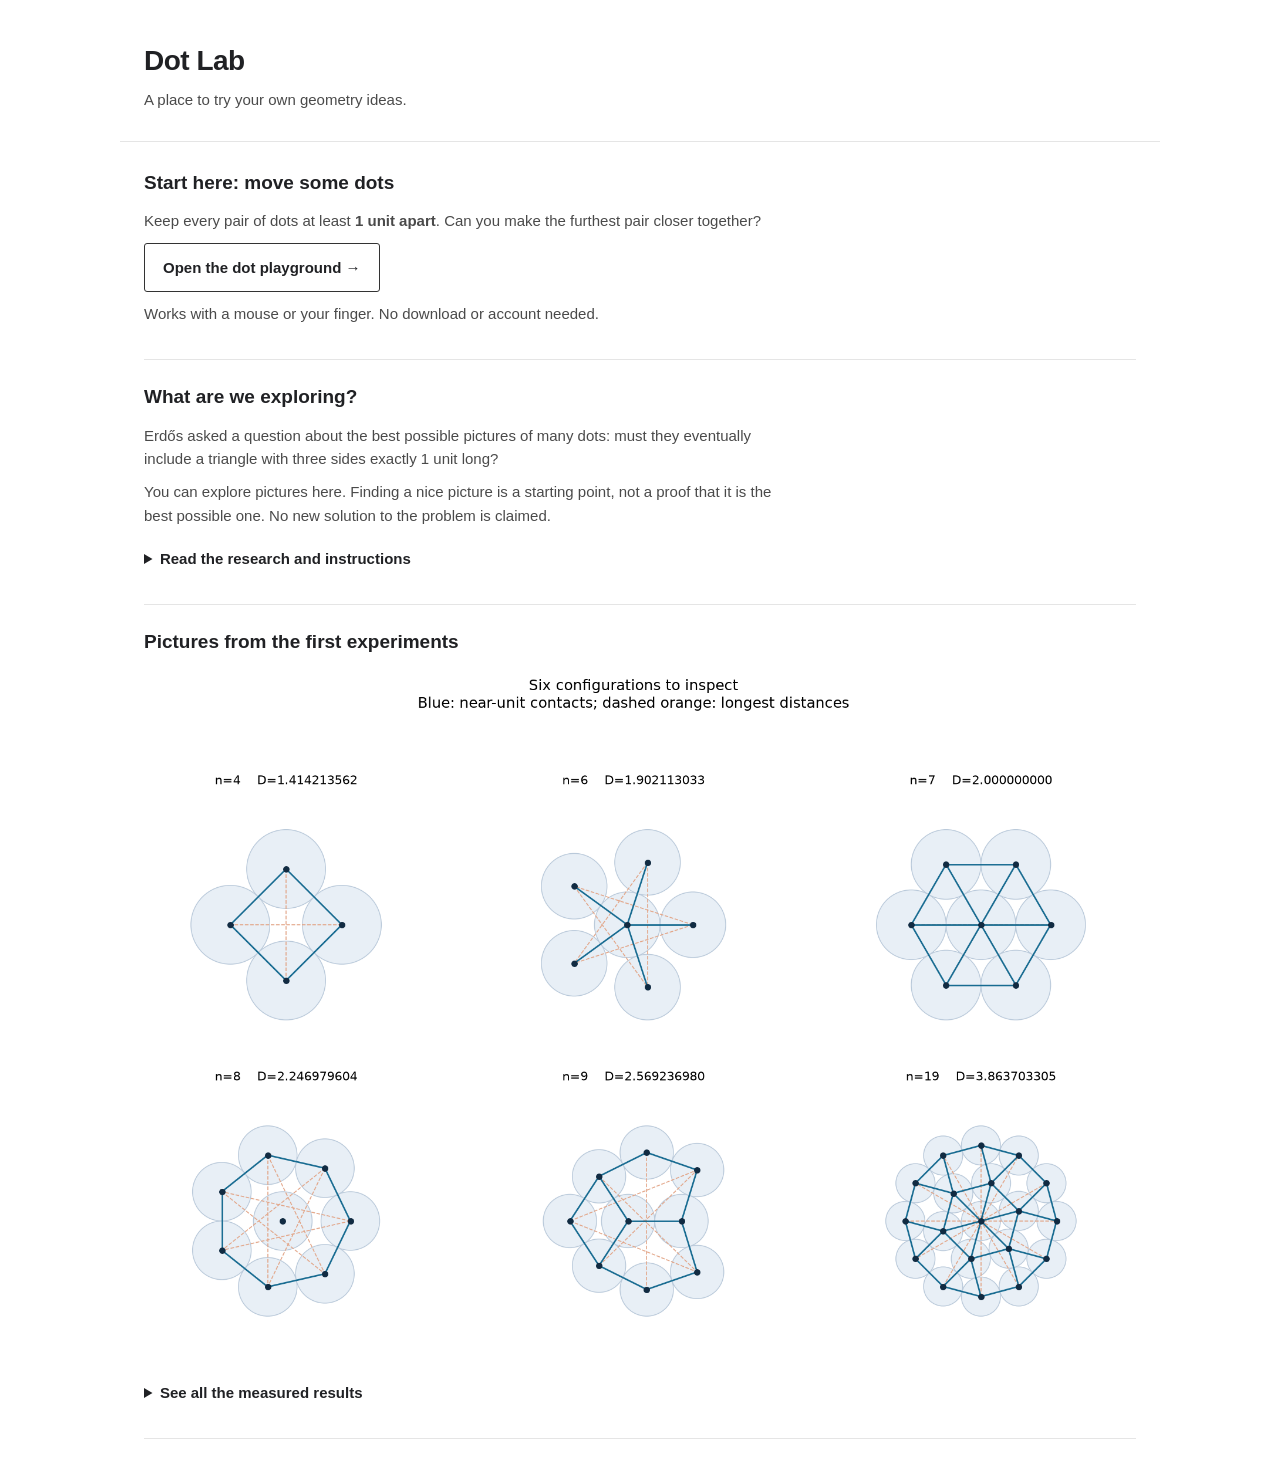
<file: desktop/index.html>
<!doctype html><html lang="en"><meta charset="utf-8"><meta name="viewport" content="width=device-width,initial-scale=1"><title>Erdős 99 · Dot Lab</title><link rel="stylesheet" href="playground.css?v=clean-20261124"><header><h1>Dot Lab</h1><p>A place to try your own geometry ideas.</p></header><main><section><h2>Start here: move some dots</h2><p>Keep every pair of dots at least <strong>1 unit apart</strong>. Can you make the furthest pair closer together?</p><p><a class="primary-link" href="playground.html">Open the dot playground →</a></p><p>Works with a mouse or your finger. No download or account needed.</p></section><section><h2>What are we exploring?</h2><p>Erdős asked a question about the best possible pictures of many dots: must they eventually include a triangle with three sides exactly 1 unit long?</p><p>You can explore pictures here. Finding a nice picture is a starting point, not a proof that it is the best possible one. No new solution to the problem is claimed.</p><details><summary>Read the research and instructions</summary><p><a href="report.html">Full research report</a> · <a href="log.html">What we tried</a> · <a href="instructions.html">Python instructions (computer only)</a></p><p>The Python search runs on your computer. This website lets you explore and save your own pictures.</p></details></section><section><h2>Pictures from the first experiments</h2><img style="width:100%;height:auto" src="../results/initial/figures/highlights.png" alt="Six dot arrangements showing blue connections of length about one"><details><summary>See all the measured results</summary><p>These are the best pictures found in this experiment, not necessarily the best possible pictures.</p><table><tr><th>Dots</th><th>Furthest pair</th><th>Triangles with sides about 1</th></tr><tr><td>4</td><td>1.414214</td><td>0</td></tr><tr><td>5</td><td>1.618034</td><td>0</td></tr><tr><td>6</td><td>1.902113</td><td>0</td></tr><tr><td>7</td><td>2.000000</td><td>6</td></tr><tr><td>8</td><td>2.246980</td><td>0</td></tr><tr><td>9</td><td>2.569237</td><td>0</td></tr><tr><td>10</td><td>2.777311</td><td>2</td></tr><tr><td>11</td><td>2.867455</td><td>1</td></tr><tr><td>12</td><td>2.909313</td><td>7</td></tr><tr><td>13</td><td>3.151196</td><td>2</td></tr><tr><td>14</td><td>3.315828</td><td>1</td></tr><tr><td>15</td><td>3.469645</td><td>2</td></tr><tr><td>16</td><td>3.590157</td><td>1</td></tr><tr><td>17</td><td>3.753734</td><td>5</td></tr><tr><td>18</td><td>3.838974</td><td>6</td></tr><tr><td>19</td><td>3.863703</td><td>12</td></tr><tr><td>20</td><td>4.090785</td><td>2</td></tr><tr><td>21</td><td>4.216038</td><td>1</td></tr><tr><td>22</td><td>4.365236</td><td>0</td></tr><tr><td>23</td><td>4.477865</td><td>2</td></tr><tr><td>24</td><td>4.578233</td><td>6</td></tr><tr><td>25</td><td>4.708092</td><td>0</td></tr><tr><td>26</td><td>4.778232</td><td>6</td></tr><tr><td>27</td><td>4.804512</td><td>13</td></tr><tr><td>28</td><td>5.002217</td><td>4</td></tr><tr><td>29</td><td>5.093153</td><td>0</td></tr><tr><td>30</td><td>5.189798</td><td>2</td></tr></table></details></section></main></html>
</file>
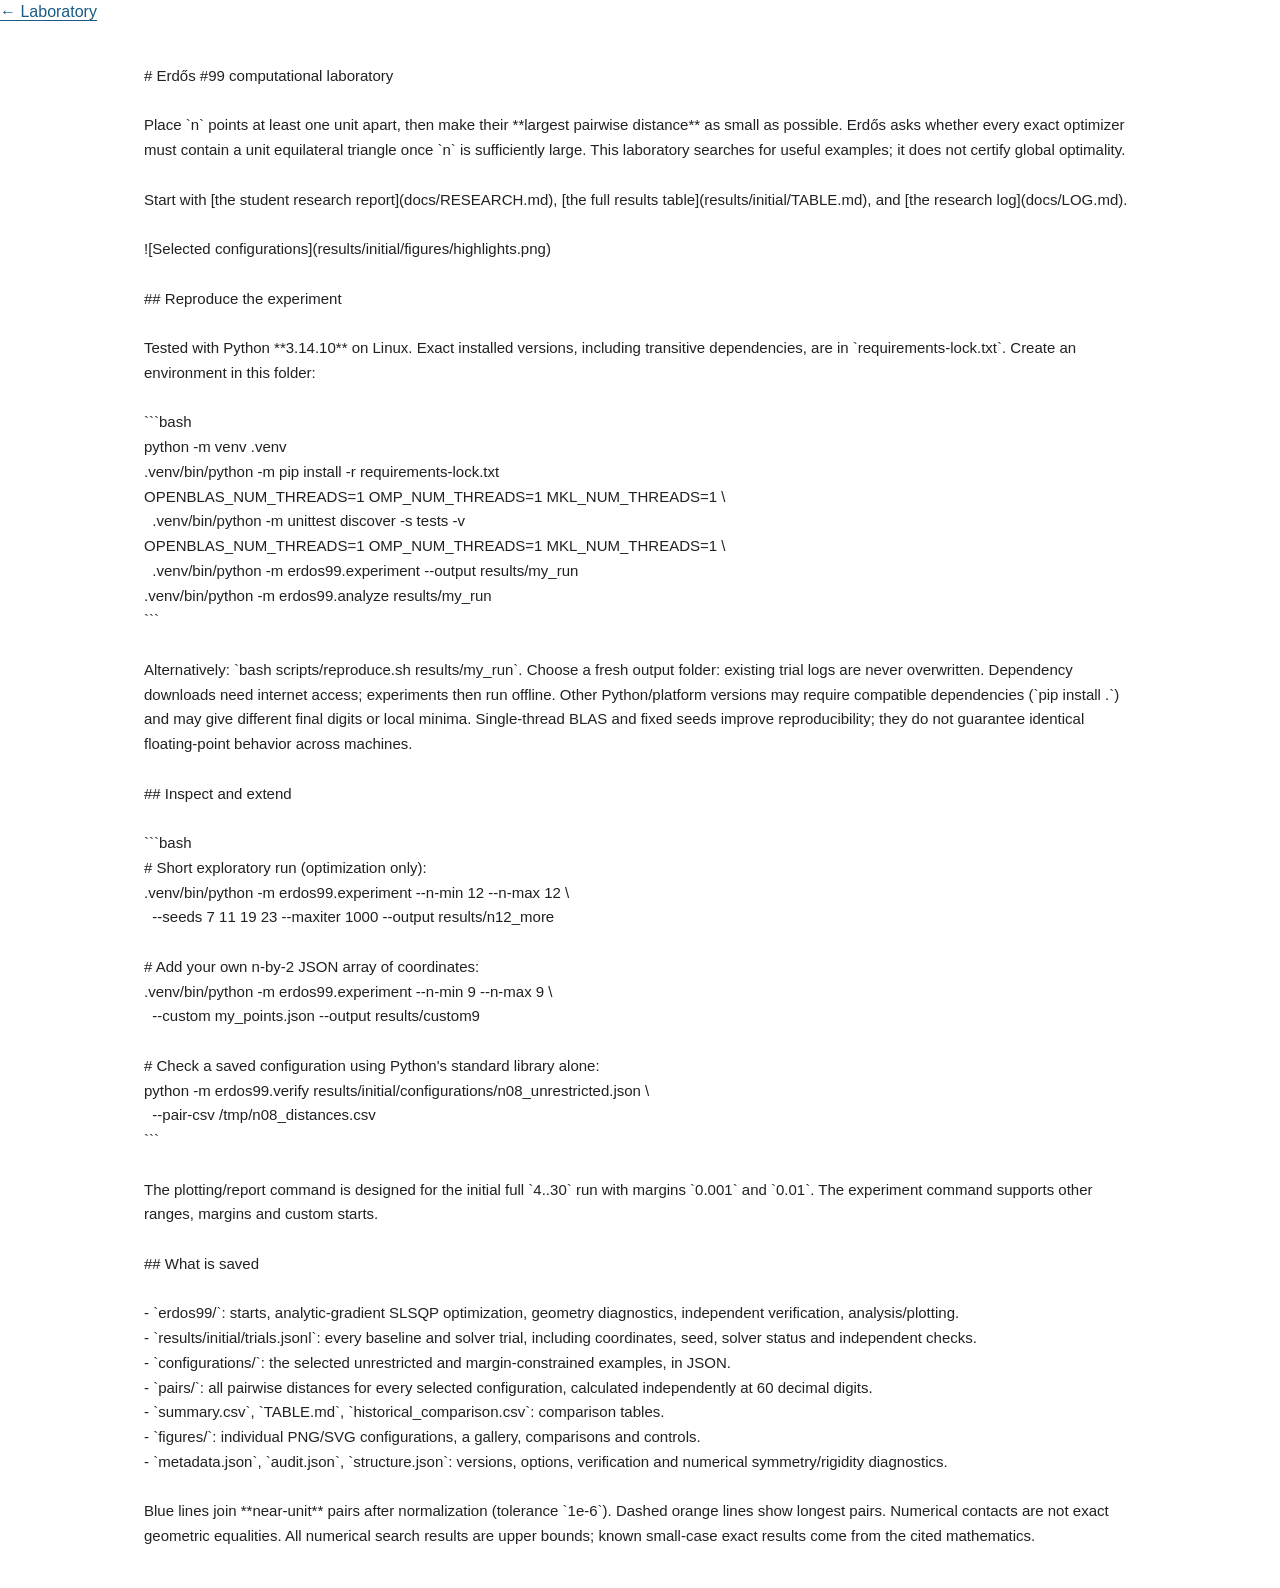
<file: desktop/instructions.html>
<!doctype html><meta charset="utf-8"><title>Erdős Lab</title><meta name="viewport" content="width=device-width,initial-scale=1"><link rel="stylesheet" href="playground.css?v=clean-20261124"><a href="index.html">← Laboratory</a><main><pre># Erdős #99 computational laboratory

Place `n` points at least one unit apart, then make their **largest pairwise distance** as small as possible. Erdős asks whether every exact optimizer must contain a unit equilateral triangle once `n` is sufficiently large. This laboratory searches for useful examples; it does not certify global optimality.

Start with [the student research report](docs/RESEARCH.md), [the full results table](results/initial/TABLE.md), and [the research log](docs/LOG.md).

![Selected configurations](results/initial/figures/highlights.png)

## Reproduce the experiment

Tested with Python **3.14.10** on Linux. Exact installed versions, including transitive dependencies, are in `requirements-lock.txt`. Create an environment in this folder:

```bash
python -m venv .venv
.venv/bin/python -m pip install -r requirements-lock.txt
OPENBLAS_NUM_THREADS=1 OMP_NUM_THREADS=1 MKL_NUM_THREADS=1 \
  .venv/bin/python -m unittest discover -s tests -v
OPENBLAS_NUM_THREADS=1 OMP_NUM_THREADS=1 MKL_NUM_THREADS=1 \
  .venv/bin/python -m erdos99.experiment --output results/my_run
.venv/bin/python -m erdos99.analyze results/my_run
```

Alternatively: `bash scripts/reproduce.sh results/my_run`. Choose a fresh output folder: existing trial logs are never overwritten. Dependency downloads need internet access; experiments then run offline. Other Python/platform versions may require compatible dependencies (`pip install .`) and may give different final digits or local minima. Single-thread BLAS and fixed seeds improve reproducibility; they do not guarantee identical floating-point behavior across machines.

## Inspect and extend

```bash
# Short exploratory run (optimization only):
.venv/bin/python -m erdos99.experiment --n-min 12 --n-max 12 \
  --seeds 7 11 19 23 --maxiter 1000 --output results/n12_more

# Add your own n-by-2 JSON array of coordinates:
.venv/bin/python -m erdos99.experiment --n-min 9 --n-max 9 \
  --custom my_points.json --output results/custom9

# Check a saved configuration using Python&#x27;s standard library alone:
python -m erdos99.verify results/initial/configurations/n08_unrestricted.json \
  --pair-csv /tmp/n08_distances.csv
```

The plotting/report command is designed for the initial full `4..30` run with margins `0.001` and `0.01`. The experiment command supports other ranges, margins and custom starts.

## What is saved

- `erdos99/`: starts, analytic-gradient SLSQP optimization, geometry diagnostics, independent verification, analysis/plotting.
- `results/initial/trials.jsonl`: every baseline and solver trial, including coordinates, seed, solver status and independent checks.
- `configurations/`: the selected unrestricted and margin-constrained examples, in JSON.
- `pairs/`: all pairwise distances for every selected configuration, calculated independently at 60 decimal digits.
- `summary.csv`, `TABLE.md`, `historical_comparison.csv`: comparison tables.
- `figures/`: individual PNG/SVG configurations, a gallery, comparisons and controls.
- `metadata.json`, `audit.json`, `structure.json`: versions, options, verification and numerical symmetry/rigidity diagnostics.

Blue lines join **near-unit** pairs after normalization (tolerance `1e-6`). Dashed orange lines show longest pairs. Numerical contacts are not exact geometric equalities. All numerical search results are upper bounds; known small-case exact results come from the cited mathematics.
</pre></main>
</file>
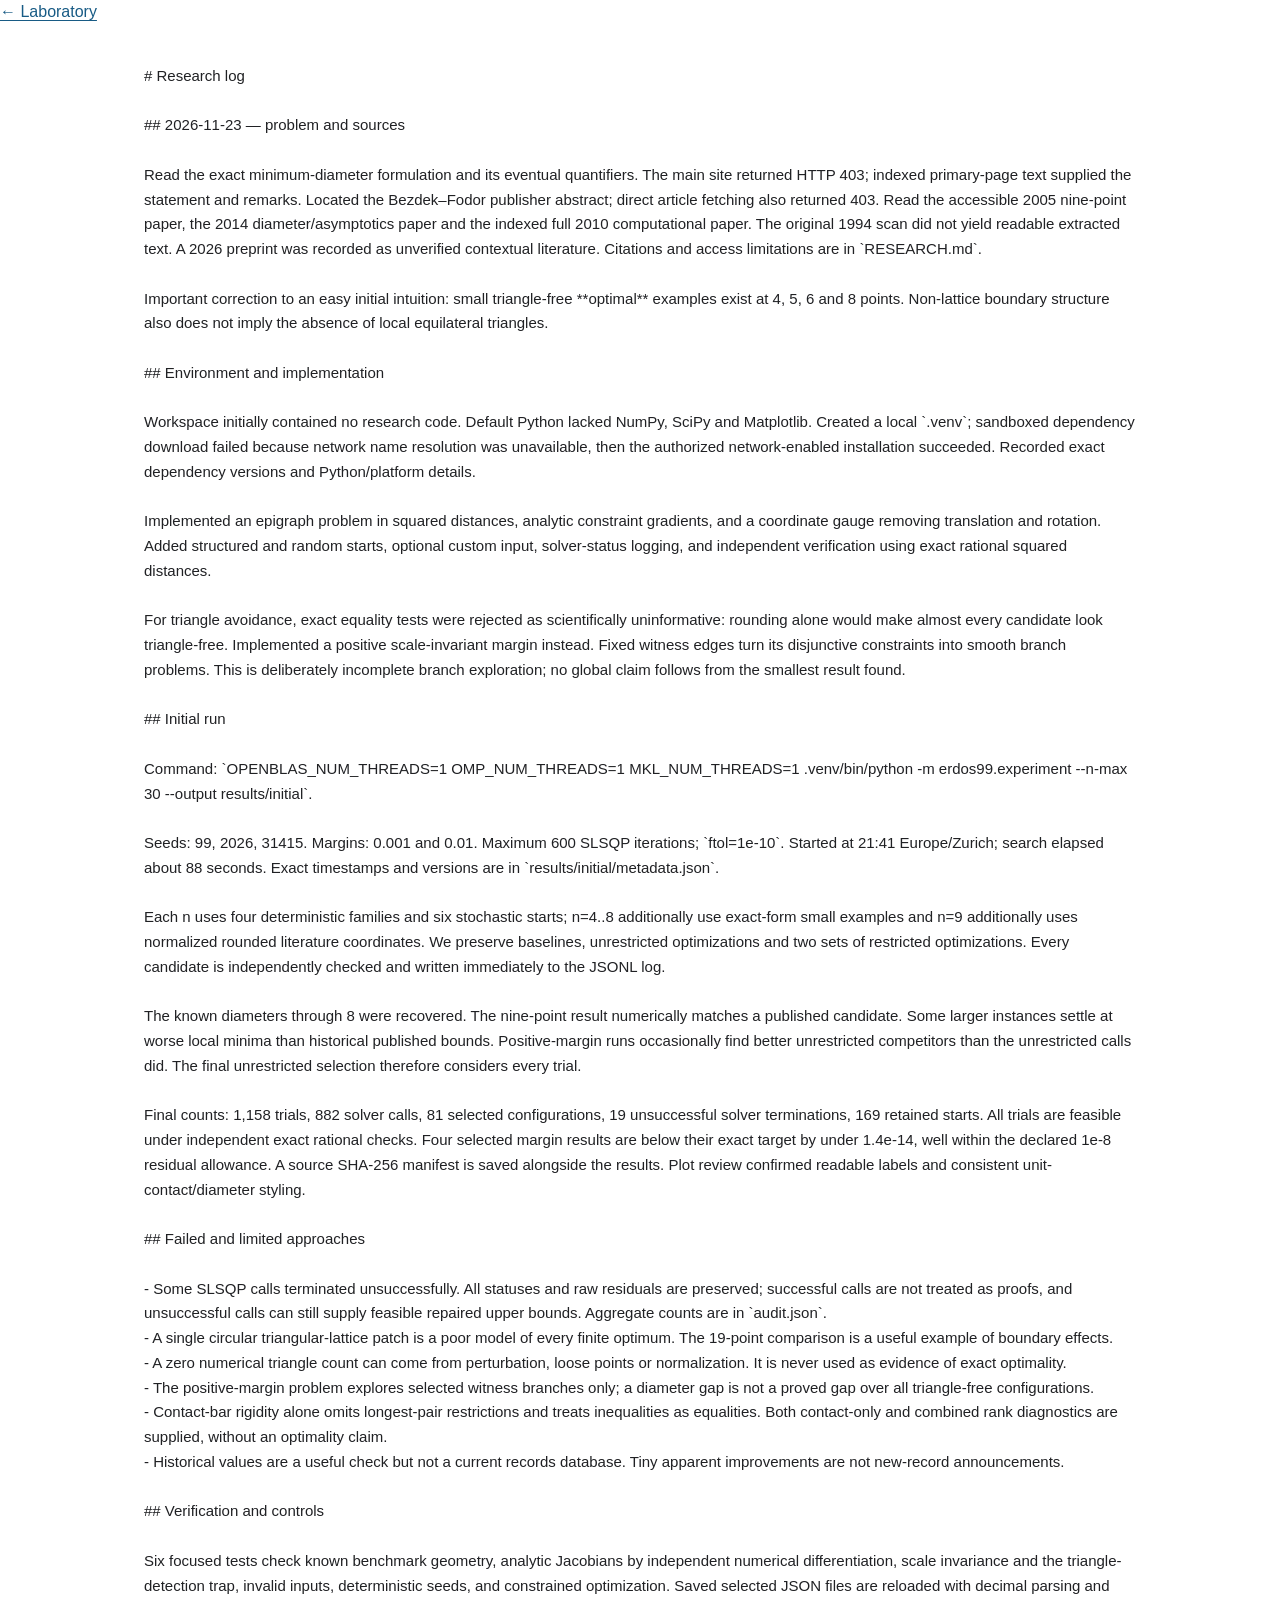
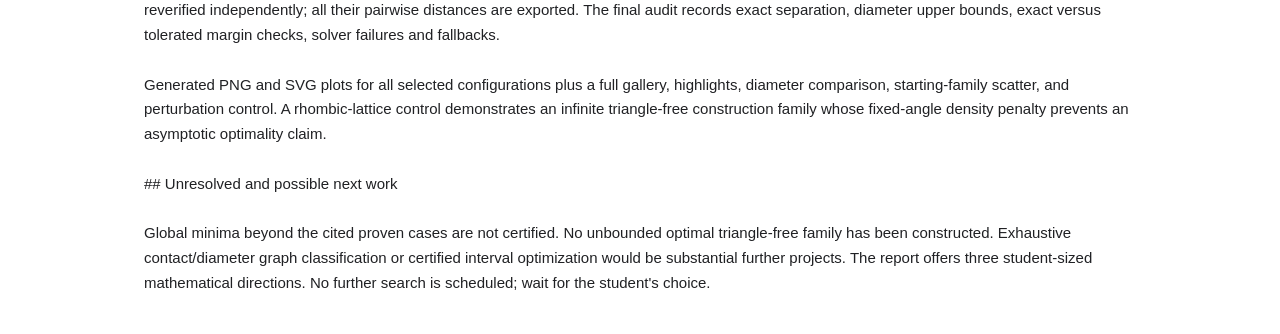
<file: desktop/log.html>
<!doctype html><meta charset="utf-8"><title>Erdős Lab</title><meta name="viewport" content="width=device-width,initial-scale=1"><link rel="stylesheet" href="playground.css?v=clean-20261124"><a href="index.html">← Laboratory</a><main><pre># Research log

## 2026-11-23 — problem and sources

Read the exact minimum-diameter formulation and its eventual quantifiers. The main site returned HTTP 403; indexed primary-page text supplied the statement and remarks. Located the Bezdek–Fodor publisher abstract; direct article fetching also returned 403. Read the accessible 2005 nine-point paper, the 2014 diameter/asymptotics paper and the indexed full 2010 computational paper. The original 1994 scan did not yield readable extracted text. A 2026 preprint was recorded as unverified contextual literature. Citations and access limitations are in `RESEARCH.md`.

Important correction to an easy initial intuition: small triangle-free **optimal** examples exist at 4, 5, 6 and 8 points. Non-lattice boundary structure also does not imply the absence of local equilateral triangles.

## Environment and implementation

Workspace initially contained no research code. Default Python lacked NumPy, SciPy and Matplotlib. Created a local `.venv`; sandboxed dependency download failed because network name resolution was unavailable, then the authorized network-enabled installation succeeded. Recorded exact dependency versions and Python/platform details.

Implemented an epigraph problem in squared distances, analytic constraint gradients, and a coordinate gauge removing translation and rotation. Added structured and random starts, optional custom input, solver-status logging, and independent verification using exact rational squared distances.

For triangle avoidance, exact equality tests were rejected as scientifically uninformative: rounding alone would make almost every candidate look triangle-free. Implemented a positive scale-invariant margin instead. Fixed witness edges turn its disjunctive constraints into smooth branch problems. This is deliberately incomplete branch exploration; no global claim follows from the smallest result found.

## Initial run

Command: `OPENBLAS_NUM_THREADS=1 OMP_NUM_THREADS=1 MKL_NUM_THREADS=1 .venv/bin/python -m erdos99.experiment --n-max 30 --output results/initial`.

Seeds: 99, 2026, 31415. Margins: 0.001 and 0.01. Maximum 600 SLSQP iterations; `ftol=1e-10`. Started at 21:41 Europe/Zurich; search elapsed about 88 seconds. Exact timestamps and versions are in `results/initial/metadata.json`.

Each n uses four deterministic families and six stochastic starts; n=4..8 additionally use exact-form small examples and n=9 additionally uses normalized rounded literature coordinates. We preserve baselines, unrestricted optimizations and two sets of restricted optimizations. Every candidate is independently checked and written immediately to the JSONL log.

The known diameters through 8 were recovered. The nine-point result numerically matches a published candidate. Some larger instances settle at worse local minima than historical published bounds. Positive-margin runs occasionally find better unrestricted competitors than the unrestricted calls did. The final unrestricted selection therefore considers every trial.

Final counts: 1,158 trials, 882 solver calls, 81 selected configurations, 19 unsuccessful solver terminations, 169 retained starts. All trials are feasible under independent exact rational checks. Four selected margin results are below their exact target by under 1.4e-14, well within the declared 1e-8 residual allowance. A source SHA-256 manifest is saved alongside the results. Plot review confirmed readable labels and consistent unit-contact/diameter styling.

## Failed and limited approaches

- Some SLSQP calls terminated unsuccessfully. All statuses and raw residuals are preserved; successful calls are not treated as proofs, and unsuccessful calls can still supply feasible repaired upper bounds. Aggregate counts are in `audit.json`.
- A single circular triangular-lattice patch is a poor model of every finite optimum. The 19-point comparison is a useful example of boundary effects.
- A zero numerical triangle count can come from perturbation, loose points or normalization. It is never used as evidence of exact optimality.
- The positive-margin problem explores selected witness branches only; a diameter gap is not a proved gap over all triangle-free configurations.
- Contact-bar rigidity alone omits longest-pair restrictions and treats inequalities as equalities. Both contact-only and combined rank diagnostics are supplied, without an optimality claim.
- Historical values are a useful check but not a current records database. Tiny apparent improvements are not new-record announcements.

## Verification and controls

Six focused tests check known benchmark geometry, analytic Jacobians by independent numerical differentiation, scale invariance and the triangle-detection trap, invalid inputs, deterministic seeds, and constrained optimization. Saved selected JSON files are reloaded with decimal parsing and reverified independently; all their pairwise distances are exported. The final audit records exact separation, diameter upper bounds, exact versus tolerated margin checks, solver failures and fallbacks.

Generated PNG and SVG plots for all selected configurations plus a full gallery, highlights, diameter comparison, starting-family scatter, and perturbation control. A rhombic-lattice control demonstrates an infinite triangle-free construction family whose fixed-angle density penalty prevents an asymptotic optimality claim.

## Unresolved and possible next work

Global minima beyond the cited proven cases are not certified. No unbounded optimal triangle-free family has been constructed. Exhaustive contact/diameter graph classification or certified interval optimization would be substantial further projects. The report offers three student-sized mathematical directions. No further search is scheduled; wait for the student&#x27;s choice.
</pre></main>
</file>
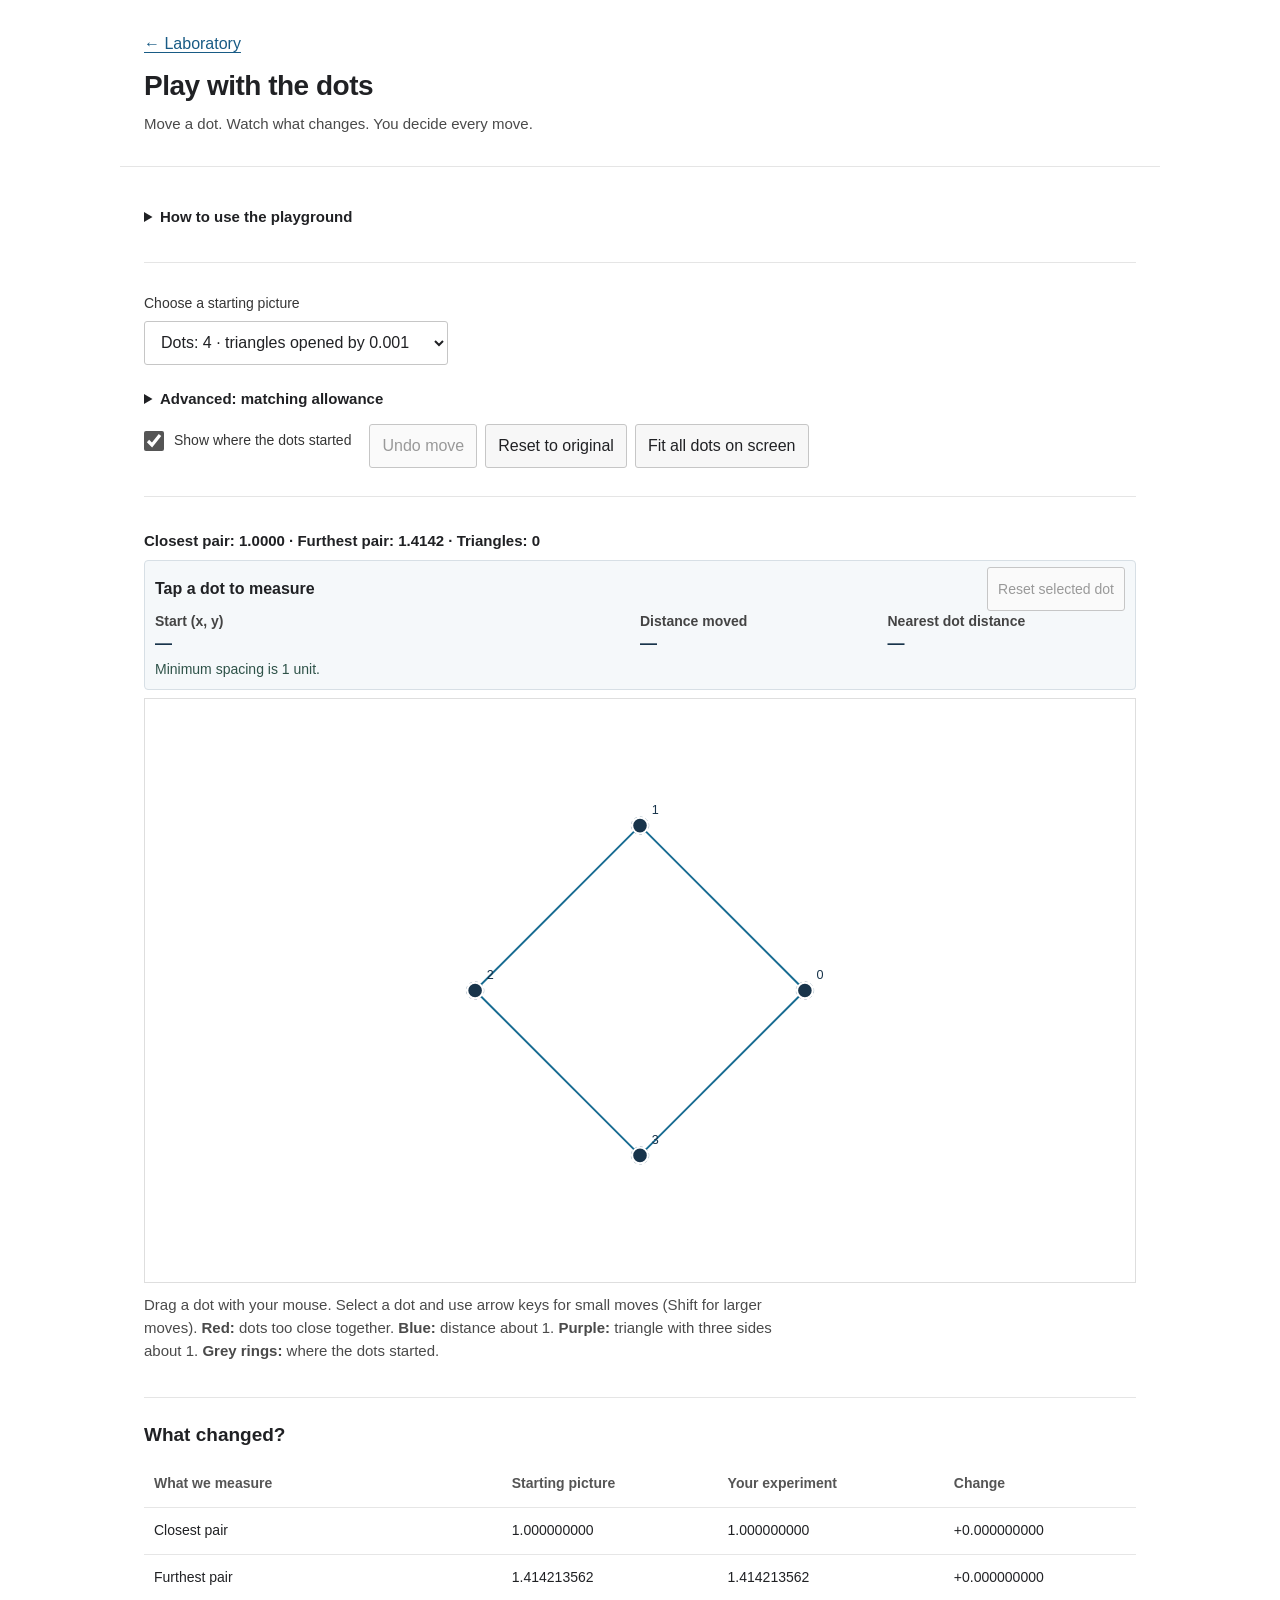
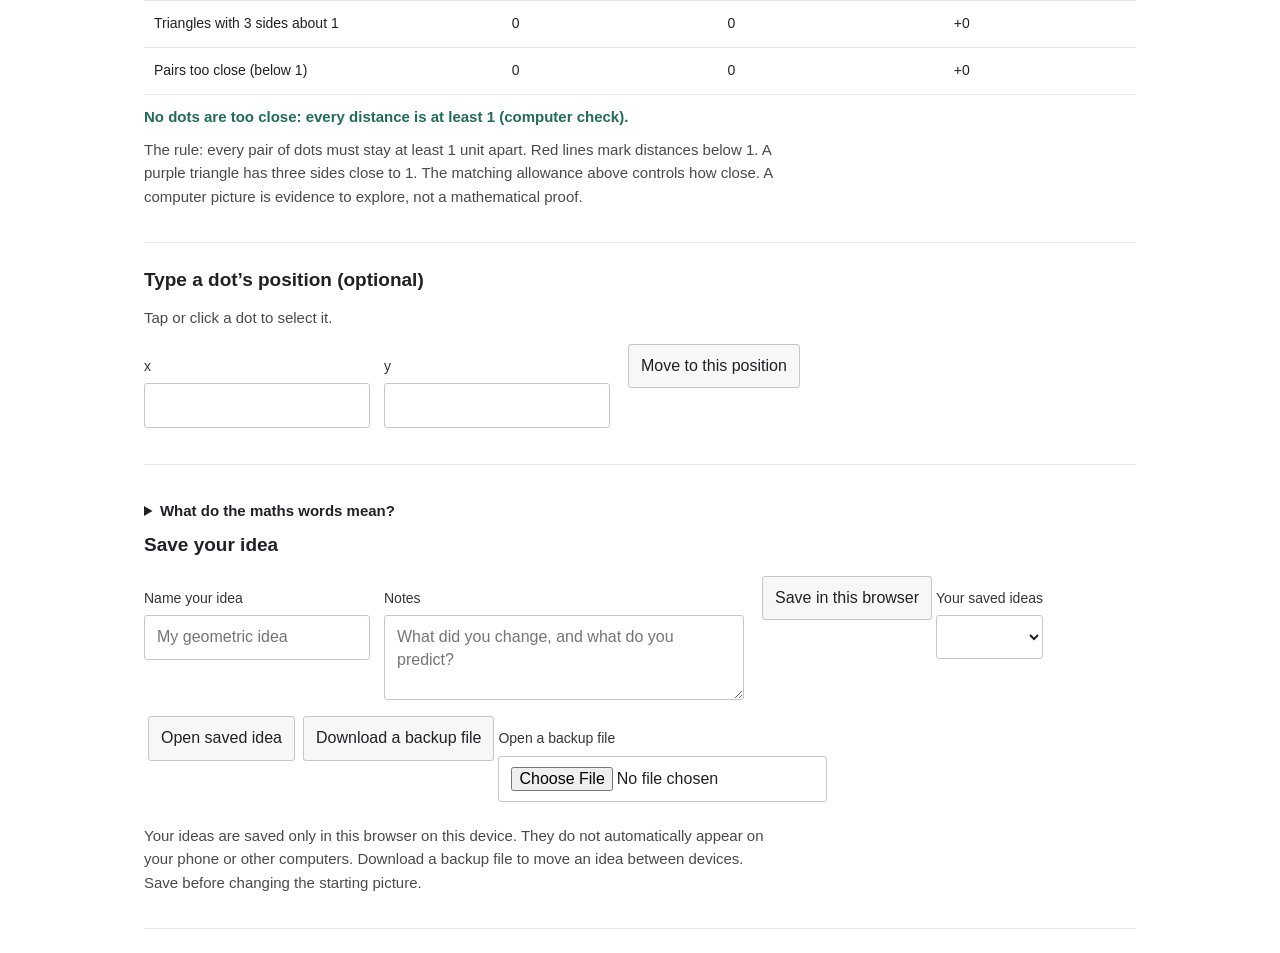
<file: desktop/playground.html>
<!doctype html><html lang="en"><meta charset="utf-8"><meta name="viewport" content="width=device-width,initial-scale=1"><title>Erdős 99 · Playground</title><link rel="stylesheet" href="playground.css?v=dot-measurements-1"><header><a href="index.html">← Laboratory</a><h1>Play with the dots</h1><p>Move a dot. Watch what changes. You decide every move.</p></header><main><section class="welcome"><details><summary>How to use the playground</summary><ol><li>Choose a picture below. Each dot is one point.</li><li>Drag one dot. Red lines mean two dots are too close.</li><li>Try making the <strong>furthest pair</strong> closer without any red lines.</li><li>Save your picture and write down what you noticed.</li></ol><p>One unit is our ruler: its size on the screen can change, but its value stays 1. The computer will never fix or rearrange your dots for you.</p></details></section><section class="controls"><label>Choose a starting picture<select id="config"></select></label><details><summary>Advanced: matching allowance</summary><label>How close to 1 counts as a match?<input id="tol" type="number" value="0.000001" min="0" max="0.1" step="0.000001"></label><p>Computers round numbers. With allowance 0.000001, a side from 0.999999 to 1.000001 counts as about 1. This does not relax the red-line rule.</p></details><label><input id="ghost" type="checkbox" checked> Show where the dots started</label><button id="undo">Undo move</button><button id="reset">Reset to original</button><button id="fit">Fit all dots on screen</button></section><section class="board"><div class="board-readout">
  <div id="quick-stats" aria-live="off"></div>
  <div class="dot-measurements" role="group" aria-label="Selected dot measurements">
    <div class="measurement-heading">
      <strong id="measurement-dot">Tap a dot to measure</strong>
      <button id="reset-dot" type="button" disabled>Reset selected dot</button>
    </div>
    <dl>
      <div class="measurement-origin"><dt>Start (x, y)</dt><dd id="dot-origin">—</dd></div>
      <div><dt>Distance moved</dt><dd id="dot-moved">—</dd></div>
      <div><dt>Nearest dot distance</dt><dd id="dot-nearest">—</dd></div>
    </dl>
    <p id="dot-rule" role="status">Minimum spacing is 1 unit.</p>
  </div>
</div><svg id="canvas" viewBox="0 0 800 600" role="group" aria-label="Draggable planar points"></svg><p><span id="input-hint">Drag a dot with your finger or mouse. You can also select a dot and use the arrow keys.</span> <strong>Red:</strong> dots too close together. <strong>Blue:</strong> distance about 1. <strong>Purple:</strong> triangle with three sides about 1. <strong>Grey rings:</strong> where the dots started.</p></section><section><h2>What changed?</h2><table><thead><tr><th>What we measure</th><th>Starting picture</th><th>Your experiment</th><th>Change</th></tr></thead><tbody id="metrics"></tbody></table><p id="status" role="status"></p><p>The rule: every pair of dots must stay at least 1 unit apart. Red lines mark distances below 1. A purple triangle has three sides close to 1. The matching allowance above controls how close. A computer picture is evidence to explore, not a mathematical proof.</p></section><section><h2>Type a dot’s position (optional)</h2><p id="selected">Tap or click a dot to select it.</p><label>x <input id="x" type="number" step="0.01"></label><label>y <input id="y" type="number" step="0.01"></label><button id="apply">Move to this position</button></section><section><details class="glossary"><summary>What do the maths words mean?</summary><dl><dt>Point</dt><dd>A dot. It has a position, but no size.</dd><dt>Distance</dt><dd>The length of the straight line between two dots.</dd><dt>Minimum distance</dt><dd>The distance between the closest pair of dots.</dd><dt>Diameter</dt><dd>The distance between the furthest pair of dots. It is not the width of your screen.</dd><dt>Equilateral triangle</dt><dd>A triangle with three equal sides. Here we look for three sides of length 1.</dd><dt>Configuration</dt><dd>An arrangement or picture of dots.</dd><dt>Conjecture</dt><dd>A mathematical claim that still needs a proof or a disproof.</dd></dl></details><h2>Save your idea</h2><label>Name your idea<input id="name" placeholder="My geometric idea" maxlength="120"></label><label>Notes<textarea id="notes" placeholder="What did you change, and what do you predict?"></textarea></label><button id="save">Save in this browser</button><label>Your saved ideas<select id="saved"></select></label><button id="load">Open saved idea</button><button id="export">Download a backup file</button><label>Open a backup file<input id="import" type="file" accept=".json,application/json"></label><p id="notice" role="status"></p><p>Your ideas are saved only in this browser on this device. They do not automatically appear on your phone or other computers. Download a backup file to move an idea between devices. Save before changing the starting picture.</p></section></main><script src="configurations.js"></script><script src="playground.js?v=dot-measurements-1"></script></html>
</file>
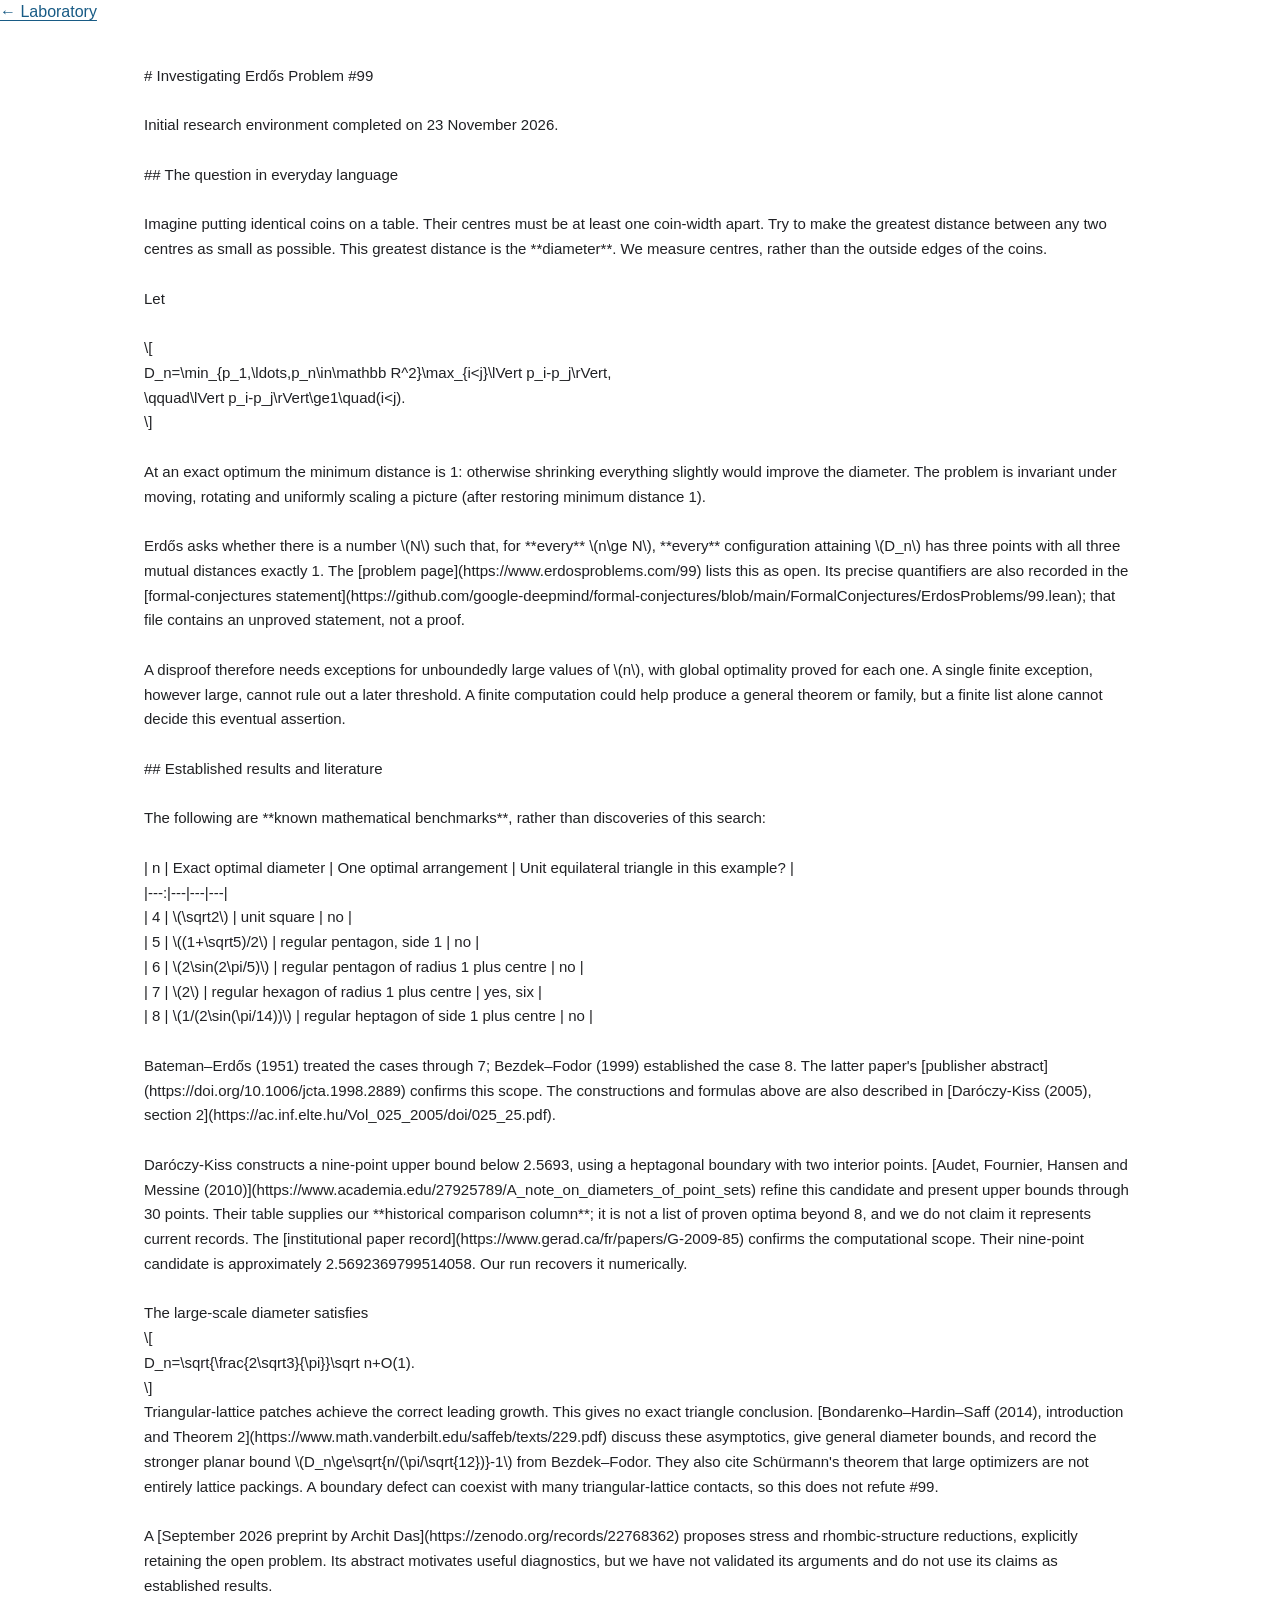
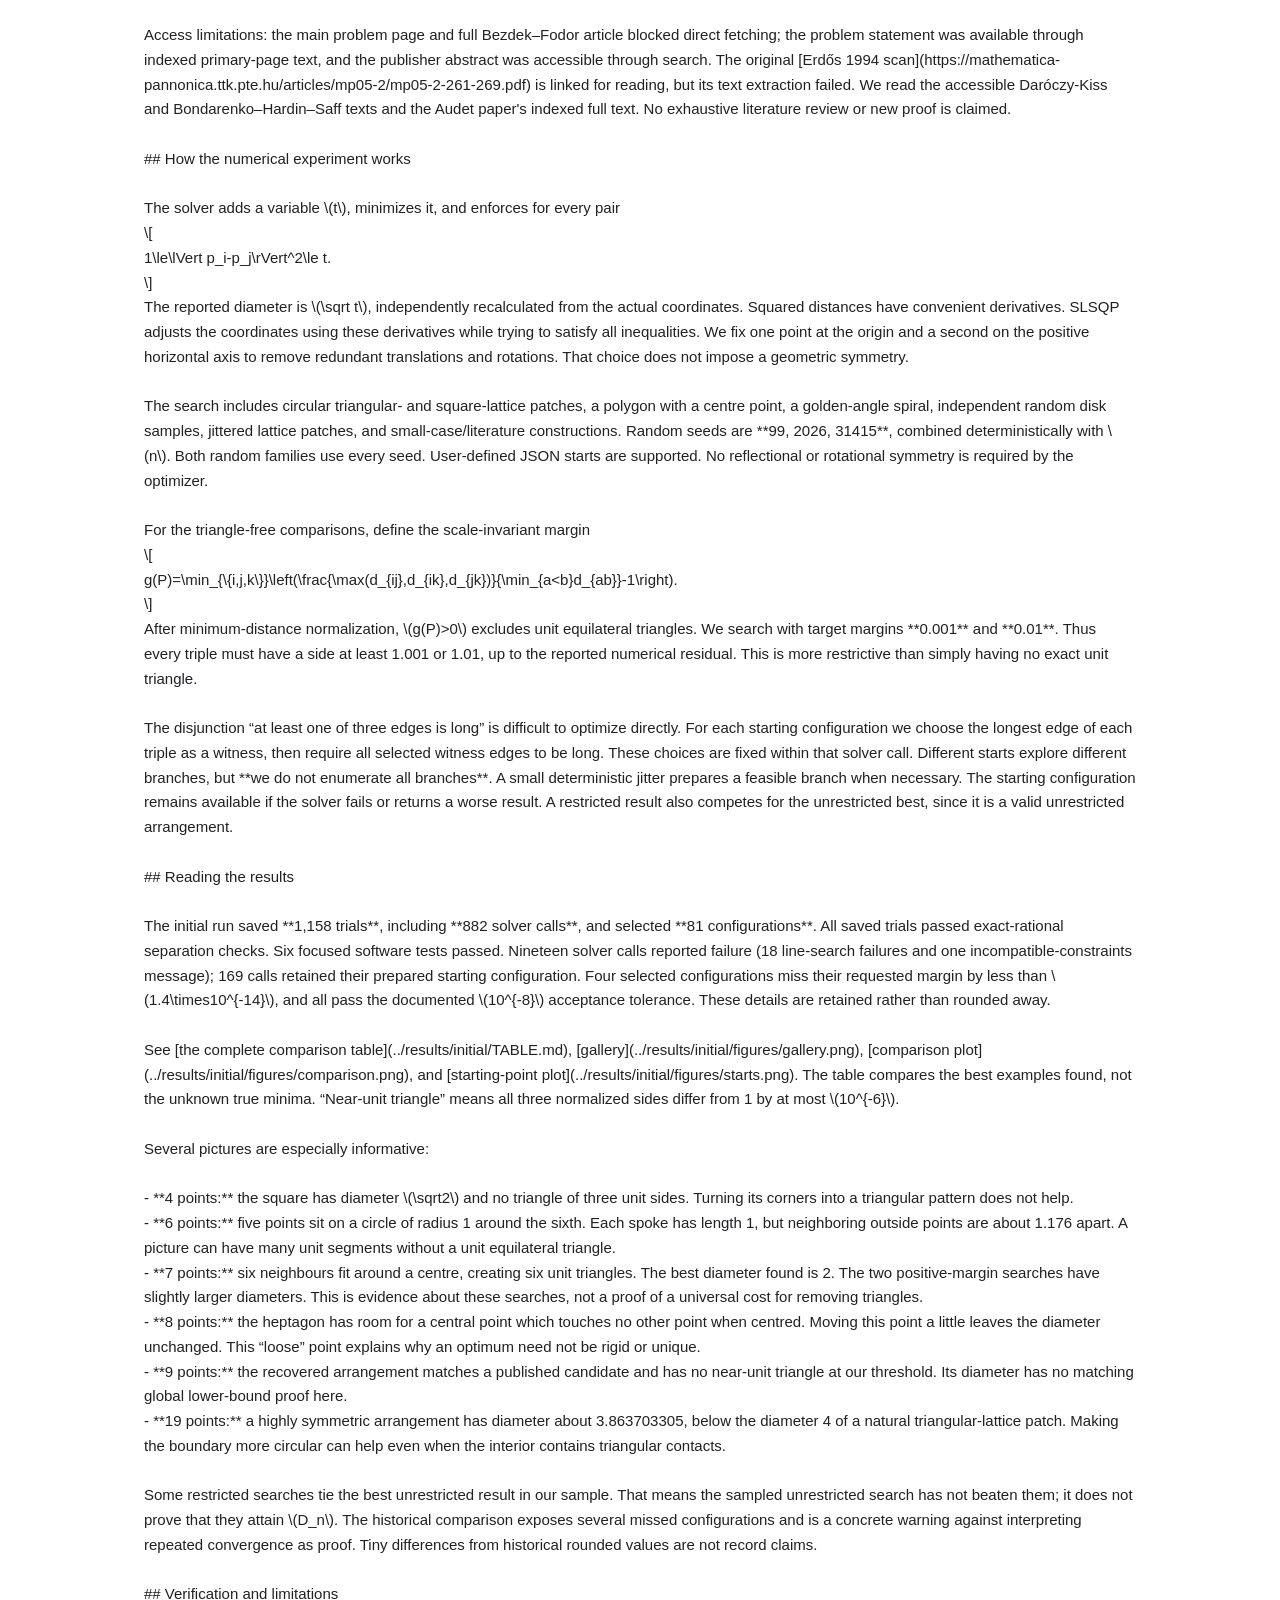
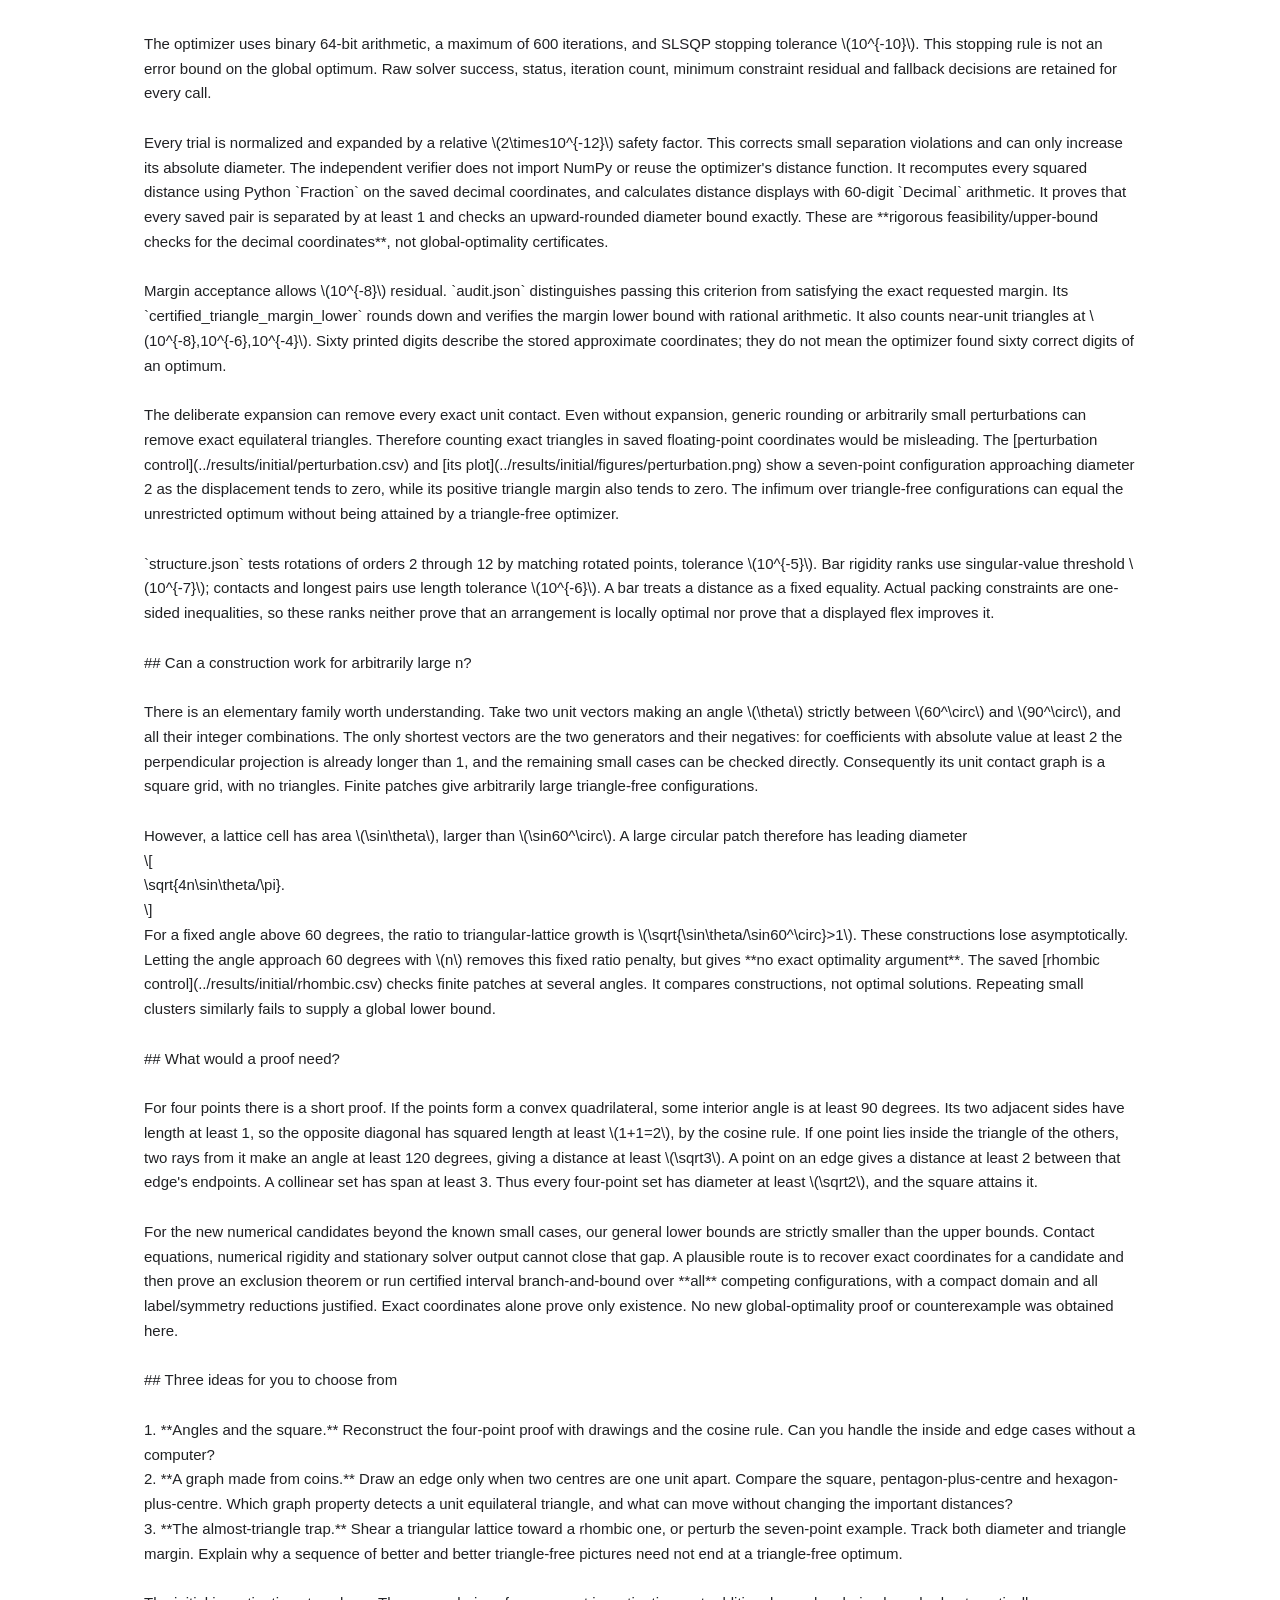
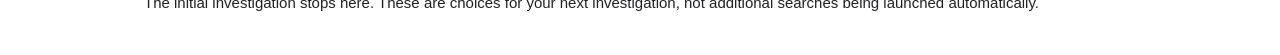
<file: desktop/report.html>
<!doctype html><meta charset="utf-8"><title>Erdős Lab</title><meta name="viewport" content="width=device-width,initial-scale=1"><link rel="stylesheet" href="playground.css?v=clean-20261124"><a href="index.html">← Laboratory</a><main><pre># Investigating Erdős Problem #99

Initial research environment completed on 23 November 2026.

## The question in everyday language

Imagine putting identical coins on a table. Their centres must be at least one coin-width apart. Try to make the greatest distance between any two centres as small as possible. This greatest distance is the **diameter**. We measure centres, rather than the outside edges of the coins.

Let

\[
D_n=\min_{p_1,\ldots,p_n\in\mathbb R^2}\max_{i&lt;j}\lVert p_i-p_j\rVert,
\qquad\lVert p_i-p_j\rVert\ge1\quad(i&lt;j).
\]

At an exact optimum the minimum distance is 1: otherwise shrinking everything slightly would improve the diameter. The problem is invariant under moving, rotating and uniformly scaling a picture (after restoring minimum distance 1).

Erdős asks whether there is a number \(N\) such that, for **every** \(n\ge N\), **every** configuration attaining \(D_n\) has three points with all three mutual distances exactly 1. The [problem page](https://www.erdosproblems.com/99) lists this as open. Its precise quantifiers are also recorded in the [formal-conjectures statement](https://github.com/google-deepmind/formal-conjectures/blob/main/FormalConjectures/ErdosProblems/99.lean); that file contains an unproved statement, not a proof.

A disproof therefore needs exceptions for unboundedly large values of \(n\), with global optimality proved for each one. A single finite exception, however large, cannot rule out a later threshold. A finite computation could help produce a general theorem or family, but a finite list alone cannot decide this eventual assertion.

## Established results and literature

The following are **known mathematical benchmarks**, rather than discoveries of this search:

| n | Exact optimal diameter | One optimal arrangement | Unit equilateral triangle in this example? |
|---:|---|---|---|
| 4 | \(\sqrt2\) | unit square | no |
| 5 | \((1+\sqrt5)/2\) | regular pentagon, side 1 | no |
| 6 | \(2\sin(2\pi/5)\) | regular pentagon of radius 1 plus centre | no |
| 7 | \(2\) | regular hexagon of radius 1 plus centre | yes, six |
| 8 | \(1/(2\sin(\pi/14))\) | regular heptagon of side 1 plus centre | no |

Bateman–Erdős (1951) treated the cases through 7; Bezdek–Fodor (1999) established the case 8. The latter paper&#x27;s [publisher abstract](https://doi.org/10.1006/jcta.1998.2889) confirms this scope. The constructions and formulas above are also described in [Daróczy-Kiss (2005), section 2](https://ac.inf.elte.hu/Vol_025_2005/doi/025_25.pdf).

Daróczy-Kiss constructs a nine-point upper bound below 2.5693, using a heptagonal boundary with two interior points. [Audet, Fournier, Hansen and Messine (2010)](https://www.academia.edu/27925789/A_note_on_diameters_of_point_sets) refine this candidate and present upper bounds through 30 points. Their table supplies our **historical comparison column**; it is not a list of proven optima beyond 8, and we do not claim it represents current records. The [institutional paper record](https://www.gerad.ca/fr/papers/G-2009-85) confirms the computational scope. Their nine-point candidate is approximately 2.5692369799514058. Our run recovers it numerically.

The large-scale diameter satisfies
\[
D_n=\sqrt{\frac{2\sqrt3}{\pi}}\sqrt n+O(1).
\]
Triangular-lattice patches achieve the correct leading growth. This gives no exact triangle conclusion. [Bondarenko–Hardin–Saff (2014), introduction and Theorem 2](https://www.math.vanderbilt.edu/saffeb/texts/229.pdf) discuss these asymptotics, give general diameter bounds, and record the stronger planar bound \(D_n\ge\sqrt{n/(\pi/\sqrt{12})}-1\) from Bezdek–Fodor. They also cite Schürmann&#x27;s theorem that large optimizers are not entirely lattice packings. A boundary defect can coexist with many triangular-lattice contacts, so this does not refute #99.

A [September 2026 preprint by Archit Das](https://zenodo.org/records/22768362) proposes stress and rhombic-structure reductions, explicitly retaining the open problem. Its abstract motivates useful diagnostics, but we have not validated its arguments and do not use its claims as established results.

Access limitations: the main problem page and full Bezdek–Fodor article blocked direct fetching; the problem statement was available through indexed primary-page text, and the publisher abstract was accessible through search. The original [Erdős 1994 scan](https://mathematica-pannonica.ttk.pte.hu/articles/mp05-2/mp05-2-261-269.pdf) is linked for reading, but its text extraction failed. We read the accessible Daróczy-Kiss and Bondarenko–Hardin–Saff texts and the Audet paper&#x27;s indexed full text. No exhaustive literature review or new proof is claimed.

## How the numerical experiment works

The solver adds a variable \(t\), minimizes it, and enforces for every pair
\[
1\le\lVert p_i-p_j\rVert^2\le t.
\]
The reported diameter is \(\sqrt t\), independently recalculated from the actual coordinates. Squared distances have convenient derivatives. SLSQP adjusts the coordinates using these derivatives while trying to satisfy all inequalities. We fix one point at the origin and a second on the positive horizontal axis to remove redundant translations and rotations. That choice does not impose a geometric symmetry.

The search includes circular triangular- and square-lattice patches, a polygon with a centre point, a golden-angle spiral, independent random disk samples, jittered lattice patches, and small-case/literature constructions. Random seeds are **99, 2026, 31415**, combined deterministically with \(n\). Both random families use every seed. User-defined JSON starts are supported. No reflectional or rotational symmetry is required by the optimizer.

For the triangle-free comparisons, define the scale-invariant margin
\[
g(P)=\min_{\{i,j,k\}}\left(\frac{\max(d_{ij},d_{ik},d_{jk})}{\min_{a&lt;b}d_{ab}}-1\right).
\]
After minimum-distance normalization, \(g(P)&gt;0\) excludes unit equilateral triangles. We search with target margins **0.001** and **0.01**. Thus every triple must have a side at least 1.001 or 1.01, up to the reported numerical residual. This is more restrictive than simply having no exact unit triangle.

The disjunction “at least one of three edges is long” is difficult to optimize directly. For each starting configuration we choose the longest edge of each triple as a witness, then require all selected witness edges to be long. These choices are fixed within that solver call. Different starts explore different branches, but **we do not enumerate all branches**. A small deterministic jitter prepares a feasible branch when necessary. The starting configuration remains available if the solver fails or returns a worse result. A restricted result also competes for the unrestricted best, since it is a valid unrestricted arrangement.

## Reading the results

The initial run saved **1,158 trials**, including **882 solver calls**, and selected **81 configurations**. All saved trials passed exact-rational separation checks. Six focused software tests passed. Nineteen solver calls reported failure (18 line-search failures and one incompatible-constraints message); 169 calls retained their prepared starting configuration. Four selected configurations miss their requested margin by less than \(1.4\times10^{-14}\), and all pass the documented \(10^{-8}\) acceptance tolerance. These details are retained rather than rounded away.

See [the complete comparison table](../results/initial/TABLE.md), [gallery](../results/initial/figures/gallery.png), [comparison plot](../results/initial/figures/comparison.png), and [starting-point plot](../results/initial/figures/starts.png). The table compares the best examples found, not the unknown true minima. “Near-unit triangle” means all three normalized sides differ from 1 by at most \(10^{-6}\).

Several pictures are especially informative:

- **4 points:** the square has diameter \(\sqrt2\) and no triangle of three unit sides. Turning its corners into a triangular pattern does not help.
- **6 points:** five points sit on a circle of radius 1 around the sixth. Each spoke has length 1, but neighboring outside points are about 1.176 apart. A picture can have many unit segments without a unit equilateral triangle.
- **7 points:** six neighbours fit around a centre, creating six unit triangles. The best diameter found is 2. The two positive-margin searches have slightly larger diameters. This is evidence about these searches, not a proof of a universal cost for removing triangles.
- **8 points:** the heptagon has room for a central point which touches no other point when centred. Moving this point a little leaves the diameter unchanged. This “loose” point explains why an optimum need not be rigid or unique.
- **9 points:** the recovered arrangement matches a published candidate and has no near-unit triangle at our threshold. Its diameter has no matching global lower-bound proof here.
- **19 points:** a highly symmetric arrangement has diameter about 3.863703305, below the diameter 4 of a natural triangular-lattice patch. Making the boundary more circular can help even when the interior contains triangular contacts.

Some restricted searches tie the best unrestricted result in our sample. That means the sampled unrestricted search has not beaten them; it does not prove that they attain \(D_n\). The historical comparison exposes several missed configurations and is a concrete warning against interpreting repeated convergence as proof. Tiny differences from historical rounded values are not record claims.

## Verification and limitations

The optimizer uses binary 64-bit arithmetic, a maximum of 600 iterations, and SLSQP stopping tolerance \(10^{-10}\). This stopping rule is not an error bound on the global optimum. Raw solver success, status, iteration count, minimum constraint residual and fallback decisions are retained for every call.

Every trial is normalized and expanded by a relative \(2\times10^{-12}\) safety factor. This corrects small separation violations and can only increase its absolute diameter. The independent verifier does not import NumPy or reuse the optimizer&#x27;s distance function. It recomputes every squared distance using Python `Fraction` on the saved decimal coordinates, and calculates distance displays with 60-digit `Decimal` arithmetic. It proves that every saved pair is separated by at least 1 and checks an upward-rounded diameter bound exactly. These are **rigorous feasibility/upper-bound checks for the decimal coordinates**, not global-optimality certificates.

Margin acceptance allows \(10^{-8}\) residual. `audit.json` distinguishes passing this criterion from satisfying the exact requested margin. Its `certified_triangle_margin_lower` rounds down and verifies the margin lower bound with rational arithmetic. It also counts near-unit triangles at \(10^{-8},10^{-6},10^{-4}\). Sixty printed digits describe the stored approximate coordinates; they do not mean the optimizer found sixty correct digits of an optimum.

The deliberate expansion can remove every exact unit contact. Even without expansion, generic rounding or arbitrarily small perturbations can remove exact equilateral triangles. Therefore counting exact triangles in saved floating-point coordinates would be misleading. The [perturbation control](../results/initial/perturbation.csv) and [its plot](../results/initial/figures/perturbation.png) show a seven-point configuration approaching diameter 2 as the displacement tends to zero, while its positive triangle margin also tends to zero. The infimum over triangle-free configurations can equal the unrestricted optimum without being attained by a triangle-free optimizer.

`structure.json` tests rotations of orders 2 through 12 by matching rotated points, tolerance \(10^{-5}\). Bar rigidity ranks use singular-value threshold \(10^{-7}\); contacts and longest pairs use length tolerance \(10^{-6}\). A bar treats a distance as a fixed equality. Actual packing constraints are one-sided inequalities, so these ranks neither prove that an arrangement is locally optimal nor prove that a displayed flex improves it.

## Can a construction work for arbitrarily large n?

There is an elementary family worth understanding. Take two unit vectors making an angle \(\theta\) strictly between \(60^\circ\) and \(90^\circ\), and all their integer combinations. The only shortest vectors are the two generators and their negatives: for coefficients with absolute value at least 2 the perpendicular projection is already longer than 1, and the remaining small cases can be checked directly. Consequently its unit contact graph is a square grid, with no triangles. Finite patches give arbitrarily large triangle-free configurations.

However, a lattice cell has area \(\sin\theta\), larger than \(\sin60^\circ\). A large circular patch therefore has leading diameter
\[
\sqrt{4n\sin\theta/\pi}.
\]
For a fixed angle above 60 degrees, the ratio to triangular-lattice growth is \(\sqrt{\sin\theta/\sin60^\circ}&gt;1\). These constructions lose asymptotically. Letting the angle approach 60 degrees with \(n\) removes this fixed ratio penalty, but gives **no exact optimality argument**. The saved [rhombic control](../results/initial/rhombic.csv) checks finite patches at several angles. It compares constructions, not optimal solutions. Repeating small clusters similarly fails to supply a global lower bound.

## What would a proof need?

For four points there is a short proof. If the points form a convex quadrilateral, some interior angle is at least 90 degrees. Its two adjacent sides have length at least 1, so the opposite diagonal has squared length at least \(1+1=2\), by the cosine rule. If one point lies inside the triangle of the others, two rays from it make an angle at least 120 degrees, giving a distance at least \(\sqrt3\). A point on an edge gives a distance at least 2 between that edge&#x27;s endpoints. A collinear set has span at least 3. Thus every four-point set has diameter at least \(\sqrt2\), and the square attains it.

For the new numerical candidates beyond the known small cases, our general lower bounds are strictly smaller than the upper bounds. Contact equations, numerical rigidity and stationary solver output cannot close that gap. A plausible route is to recover exact coordinates for a candidate and then prove an exclusion theorem or run certified interval branch-and-bound over **all** competing configurations, with a compact domain and all label/symmetry reductions justified. Exact coordinates alone prove only existence. No new global-optimality proof or counterexample was obtained here.

## Three ideas for you to choose from

1. **Angles and the square.** Reconstruct the four-point proof with drawings and the cosine rule. Can you handle the inside and edge cases without a computer?
2. **A graph made from coins.** Draw an edge only when two centres are one unit apart. Compare the square, pentagon-plus-centre and hexagon-plus-centre. Which graph property detects a unit equilateral triangle, and what can move without changing the important distances?
3. **The almost-triangle trap.** Shear a triangular lattice toward a rhombic one, or perturb the seven-point example. Track both diameter and triangle margin. Explain why a sequence of better and better triangle-free pictures need not end at a triangle-free optimum.

The initial investigation stops here. These are choices for your next investigation, not additional searches being launched automatically.
</pre></main>
</file>
<file: desktop/playground.css>
/* Quiet interface; geometry colours are reserved for mathematical meaning. */
*{box-sizing:border-box;animation:none!important;transition:none!important;scroll-behavior:auto!important}
:root{color-scheme:light;font-family:Arial,Helvetica,sans-serif;color:#202124;background:#fff;font-size:16px;line-height:1.55}
body{margin:0}
header,main{max-width:1040px;margin:0 auto;padding:24px}
header{padding-top:32px;padding-bottom:20px;border-bottom:1px solid #e5e5e5}
h1{font-size:28px;line-height:1.2;letter-spacing:-.5px;margin:12px 0 8px;font-weight:600}
h2{font-size:19px;line-height:1.35;margin:0 0 14px;font-weight:600}
p{font-size:15px;margin:10px 0;color:#4a4a4a;max-width:76ch}
a{color:#185b85;text-underline-offset:3px}
section{background:#fff;padding:24px 0;border-bottom:1px solid #e5e5e5;margin:0}
section:first-child{padding-top:4px}
label{display:inline-flex;flex-direction:column;gap:6px;margin:6px 14px 12px 0;font-size:14px;color:#353535}
label:has(input[type=checkbox]){flex-direction:row;align-items:center}
input,button,select,textarea{font:400 16px/1.4 Arial,Helvetica,sans-serif;padding:10px 12px;border:1px solid #c6c6c6;border-radius:3px;max-width:100%;background:#fff;color:#202124}
button,select,input{min-height:44px}
input[type=checkbox]{min-height:20px;width:20px;margin:0 4px 0 0;accent-color:#555}
button{cursor:pointer;margin:4px;touch-action:manipulation;background:#f7f7f7}
button:hover{background:#ededed}
button:disabled{color:#999;cursor:default;background:#fafafa}
button:focus-visible,input:focus-visible,select:focus-visible,textarea:focus-visible,a:focus-visible,summary:focus-visible{outline:2px solid #185b85;outline-offset:3px}
textarea{width:360px;min-height:85px;resize:vertical}
svg{display:block;width:100%;height:auto;max-height:65vh;background:#fff;border:1px solid #dedede;touch-action:none;user-select:none;-webkit-user-select:none}
svg text{font-family:Arial,Helvetica,sans-serif}
circle.point{cursor:grab;stroke:#fff;stroke-width:2}
circle.selected-point{stroke:#185b85;stroke-width:4;paint-order:stroke fill}
circle.point:focus{stroke:#e2a322;stroke-width:4;outline:none}
.touch-target{display:none;cursor:grab}.touch-device .touch-target{display:block}
.board-readout{position:sticky;top:0;z-index:2;background:#fff;margin-bottom:8px}
#quick-stats{padding:8px 0;font-size:15px;font-weight:600;font-variant-numeric:tabular-nums}
.dot-measurements{padding:6px 10px 8px;border:1px solid #d7dfe5;border-radius:4px;background:#f5f8fa}
.measurement-heading{display:flex;align-items:center;justify-content:space-between;gap:8px}
.measurement-heading button{flex-shrink:0;margin:0;font-size:14px;padding:8px 10px}
.dot-measurements dl{display:grid;grid-template-columns:repeat(2,minmax(0,1fr));gap:4px 10px;margin:0;font-variant-numeric:tabular-nums}
.dot-measurements .measurement-origin{grid-column:1/-1;display:flex;align-items:baseline;flex-wrap:wrap;gap:0 8px}
.dot-measurements dt{margin:0;font-size:14px;color:#444}
.dot-measurements dd{color:#18344b;font-size:17px;font-weight:600;line-height:1.3;overflow-wrap:anywhere}
#dot-rule{margin:4px 0 0;font-size:14px;color:#2e5248}
#dot-rule.too-close{color:#a31e30;font-weight:700}
@media(min-width:701px){.dot-measurements dl{grid-template-columns:2fr 1fr 1fr}.dot-measurements .measurement-origin{grid-column:auto;display:block}}
@media(max-height:490px){.board-readout{position:static}}
table{border-collapse:collapse;width:100%;font-variant-numeric:tabular-nums;font-size:14px}
td,th{padding:12px 10px;text-align:left;border-bottom:1px solid #e6e6e6;vertical-align:top}
th{font-weight:600;color:#555}
#notice{color:#353535}#status{font-weight:600}
summary{cursor:pointer;padding:10px 0;font-size:15px;font-weight:600}
dt{font-weight:600;margin-top:12px}dd{margin-left:0;color:#555}
ol{padding-left:24px}li{margin:7px 0}
.primary-link{display:inline-block;border:1px solid #333;color:#202124;padding:12px 18px;text-decoration:none;border-radius:3px;font-weight:600}
.primary-link:hover{background:#f7f7f7}
pre{white-space:pre-wrap;font:15px/1.65 Arial,Helvetica,sans-serif;overflow-wrap:anywhere}
@media(max-width:700px){header,main{padding:18px 16px}header{padding-top:22px}h1{font-size:25px}h2{font-size:18px}section{padding:22px 0}.controls{display:flex;flex-wrap:wrap;gap:8px}.controls>label,.controls>details{width:100%;margin:0 0 8px}.controls select{width:100%}.controls button{flex:1;min-width:130px;margin:0}svg{max-height:none;aspect-ratio:4/3}#quick-stats{font-size:14px}section>label{display:flex;width:100%;margin-right:0}section>label>input,section>label>select,textarea{width:100%}table{table-layout:fixed;overflow-wrap:anywhere}td,th{padding:10px 4px;font-size:12px}.primary-link{display:block;text-align:center}}
</file>
